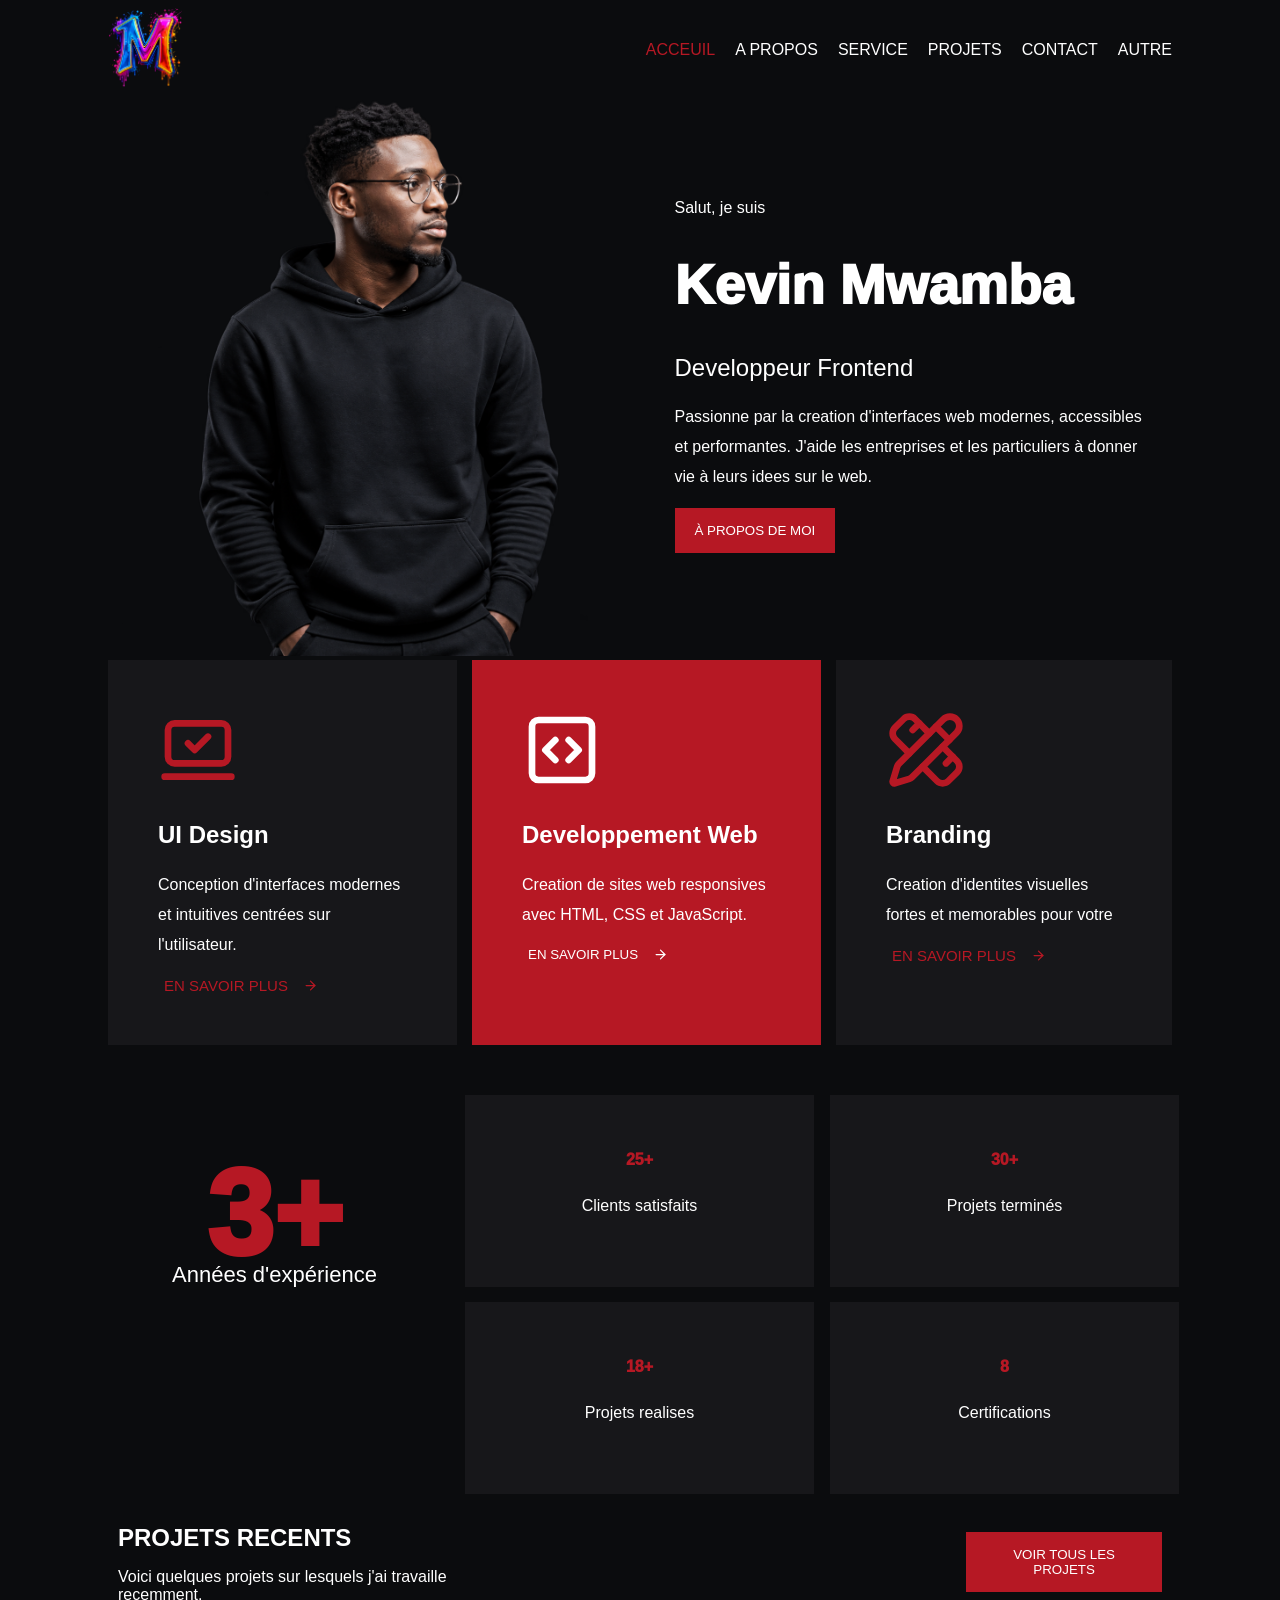
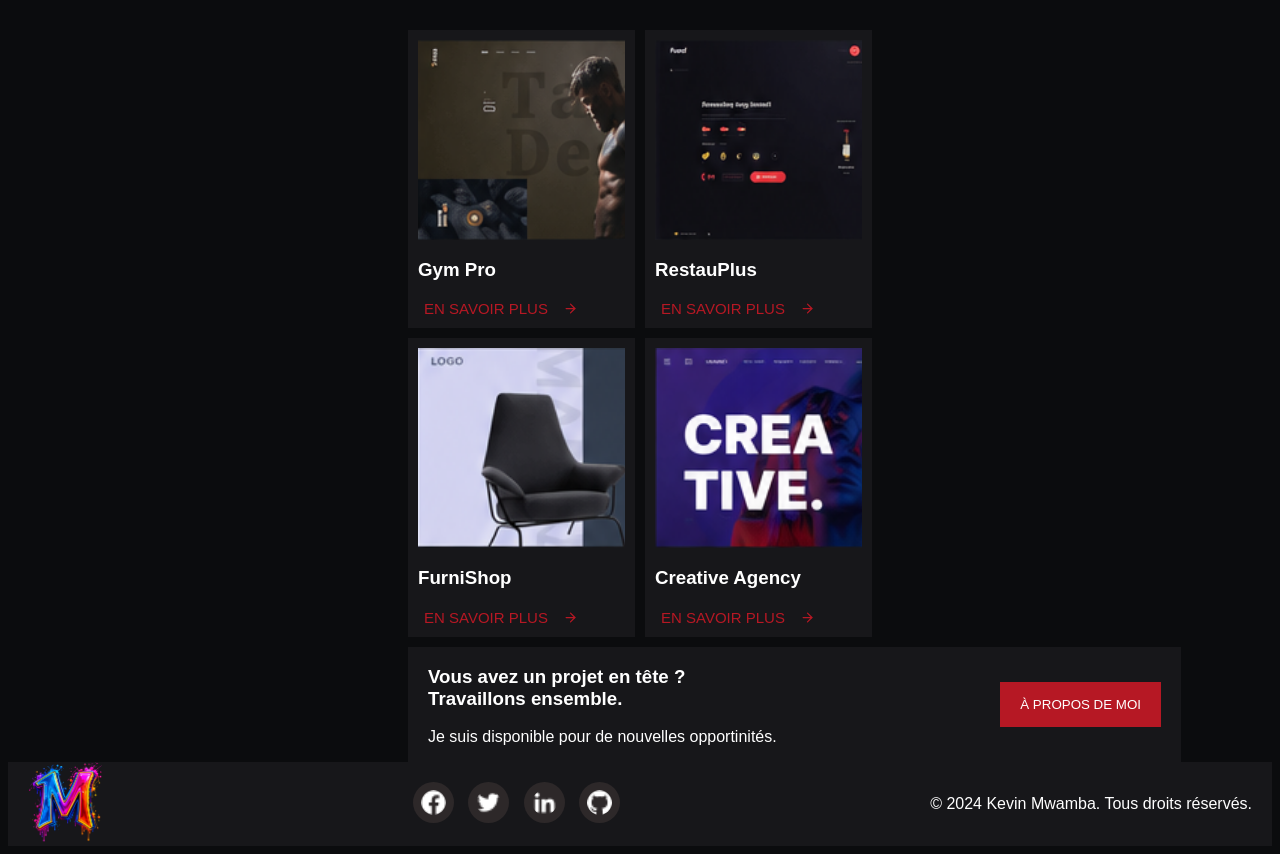
<file: index.html>
<!DOCTYPE html>
<html lang="fr">
    <head>
        <meta charset="UTF-8">
        <meta name="viewport" content="width=device-width, initial-scale=1.0">
        <title>Developper portfolio</title>
        <meta name="author" content="Devini Mukaza">
        <meta name="co-author" content="Théo Balick">
        <link rel="stylesheet" href="style.css">
    </head>
    <body>
        <!-- debut header-->

        <div id="header" class="container">
            <header>
                <img src="img/iconeheader.png" alt="" class="iconeheader">
            </header>
        <!-- debut navigation-->

            <nav>
                <img src="img/menus.png" alt="menu-hamburger" class="menu">
                <ul id="navbar">
                    <li>
                        <a href="#" class="actif">Acceuil</a>
                    </li>
                    <li>
                        <a href="#">A propos</a>
                    </li>
                    <li>
                        <a href="#">Service</a>
                    </li>
                    <li>
                        <a href="#">Projets</a>
                    </li>
                    <li>
                        <a href="#">Contact</a>
                    </li>
                    <li>
                        <a href="#">Autre</a>
                    </li>
                </ul>
            </nav>
        <!-- fin navigation-->

        </div>
        <!-- fin header-->

        <!-- le contenu principal-->
        <main>
            <div class="container landing" >

                <div class="image"><img src="img/prifil.png" alt="le photo du dev kevin"></div>
                <div class="description">
                    <span>Salut, je suis</span>
                    <h1>Kevin Mwamba</h1>
                    <h2>Developpeur Frontend</h2>
                    <p>
                        Passionne par la creation d'interfaces web modernes, accessibles
                        et performantes. J'aide les entreprises et les particuliers à donner
                        vie à leurs idees sur le web.
                    </p>
                    <button class="button">À PROPOS DE MOI</button>
                </div>

            </div>
            <section class="articles container ">

                <article class="article">
                    <img src="img/icon.svg" alt="icon laptop" width="80px" height="80px">
                    <h2>UI Design</h2>
                    <p>Conception d'interfaces modernes
                    et intuitives centrées sur l'utilisateur.</p>
                    <button class="bouton">
                        <span>EN SAVOIR PLUS</span>
                        <img src="img/fleche.svg" width="15px" height="15">
                    </button>
                </article>
                
                <article class="article2">
                    <img src="img/icon2.svg" alt="icon laptop" width="80px" height="80px">
                    <h2>Developpement Web</h2>
                    <p>Creation de sites web responsives
                    avec HTML, CSS et JavaScript.</p>
                    <button class="bouton2">
                        <span>EN SAVOIR PLUS</span>
                        <img src="img/flechecopy.svg" width="15px" height="15">
                    </button>
                </article>
                
                <article class="article article-large">
                    <img src="img/icon3.svg" alt="icon laptop" width="80px" height="80px">
                    <h2>Branding</h2>
                    <p>Creation d'identites visuelles fortes
                    et memorables pour votre</p>
                    <button class="bouton">
                        <span>EN SAVOIR PLUS</span>
                        <img src="img/fleche.svg" width="15px" height="15" class>
                    </button>
                </article>
            
            </section>

            <div class="container experience">

                <div class="mainpart centerpart">
                    <span>3+</span>
                    <p>Années d'expérience</p>
                </div>

                <div class="mainpart secondpart">
                    <span>25+</span>
                    <p>Clients satisfaits</p>
                </div>

                <div class="mainpart secondpart">
                    <span>30+</span>
                    <p>Projets terminés</p>

                </div>

                <div class="mainpart secondpart">
                    <span>18+</span>
                    <p>Projets realises</p>
                </div>

                <div class="mainpart secondpart large">
                    <span>8</span>
                    <p>Certifications</p>
                </div>

            </div>

            <div class="projet container articles">

                <div class="headerprojet">
                    <h2>PROJETS RECENTS</h2>
                    <p>Voici quelques projets sur lesquels j'ai travaille recemment.</p>
                </div>

                <div>
                    <button class="button">VOIR TOUS LES PROJETS</button>
                </div>

            </div>

            <div class="projects">
                <article class="project-item">
                    <div class="item-img">

                    </div>

                        <h3>Gym Pro</h3>
                        <button class="bouton">
                            <span>EN SAVOIR PLUS</span>
                            <img src="img/fleche.svg" width="15px" height="15" class>
                        </button>
                </article>
                <article class="project-item">
                    <div class="item-img1">

                    </div>

                        <h3>RestauPlus</h3>
                        <button class="bouton">
                            <span>EN SAVOIR PLUS</span>
                            <img src="img/fleche.svg" width="15px" height="15" class>
                        </button>
                </article>
                <article class="project-item">
                    <div class="item-img2">

                    </div>

                        <h3>FurniShop</h3>
                        <button class="bouton">
                            <span>EN SAVOIR PLUS</span>
                            <img src="img/fleche.svg" width="15px" height="15" class>
                        </button>
                </article>
                <article class="project-item">
                    <div class="item-img3">

                    </div>

                        <h3>Creative Agency</h3>
                        <button class="bouton">
                            <span>EN SAVOIR PLUS</span>
                            <img src="img/fleche.svg" width="15px" height="15" class>
                        </button>
                </article>
                <article class="project-footer">
                    <div>
                        <h3>Vous avez un projet en tête ? <br>Travaillons ensemble.</h3>
                        <p>Je suis disponible pour de nouvelles opportinités.</p>
                    </div>
                    <div>
                        <button class="button">À PROPOS DE MOI</button>
                    </div>
                </article>
            </div>
        </main>

        <footer class="footer">
            <div>
                <img src="img/iconeheader.png" alt="" class="iconeheader">
            </div>

            <div class="reseau">
                <a href="#"><img src="img/facebook (1).png" alt="reseau facebook"></a>
                <a href="#"><img src="img/twitter (1).png" alt="reseau twitter"></a>
                <a href="#"><img src="img/linkedin.png" alt="reseau linkedin"></a>
                <a href="#"><img src="img/logo-github.png" alt="reseau github"></a>
            </div>
            <div>
                <p>&#169 2024 Kevin Mwamba. Tous droits réservés.</p>
            </div>
        </footer>
    </body>
</html>
</file>
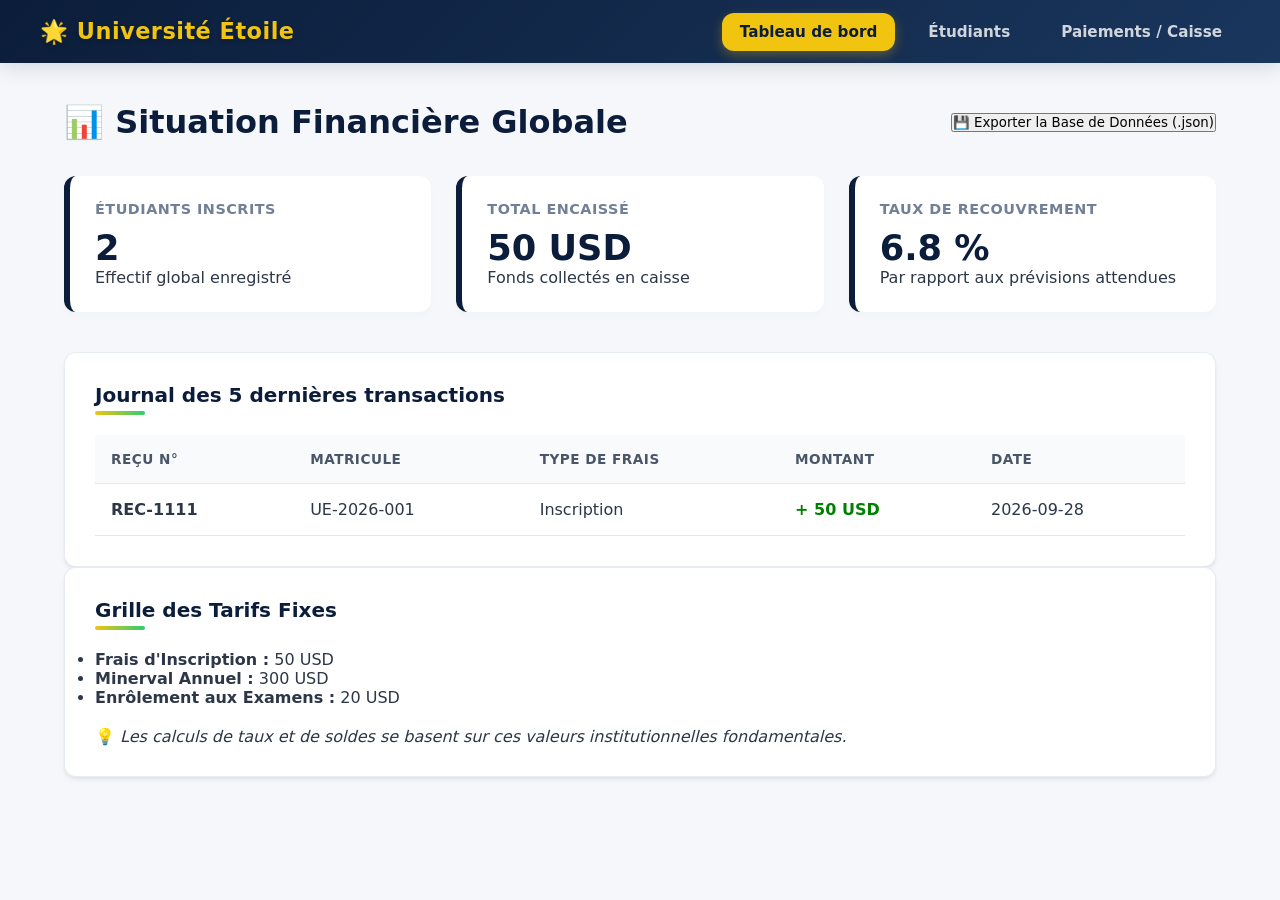
<file: uniet/index.html>
<!DOCTYPE html>
<html lang="fr">
<head>
    <meta charset="UTF-8">
    <meta name="viewport" content="width=device-width, initial-scale=1.0">
    <title>Université Étoile - Tableau de Bord</title>
    <link rel="stylesheet" href="style.css">
</head>
<body>

    <!-- Barre de Navigation -->
    <nav class="navbar">
        <div class="logo">🌟 Université Étoile</div>
        <ul class="nav-links">
            <li><a href="index.html" class="active">Tableau de bord</a></li>
            <li><a href="etudiants.html">Étudiants</a></li>
            <li><a href="paiements.html">Paiements / Caisse</a></li>
        </ul>
    </nav>

    <div class="container">
        <div class="dashboard-header">
            <h1>📊 Situation Financière Globale</h1>
            <!-- Bouton de sauvegarde de secours -->
            <button id="btn-export" class="btn-secondary">💾 Exporter la Base de Données (.json)</button>
        </div>

        <!-- Section des Cartes de Statistiques (KPI) -->
        <div class="kpi-grid">
            <div class="kpi-card text-primary">
                <h3>Étudiants Inscrits</h3>
                <p id="kpi-total-etudiants" class="kpi-value">0</p>
                <span>Effectif global enregistré</span>
            </div>
            <div class="kpi-card text-success">
                <h3>Total Encaissé</h3>
                <p id="kpi-total-percu" class="kpi-value">0 USD</p>
                <span>Fonds collectés en caisse</span>
            </div>
            <div class="kpi-card text-warning">
                <h3>Taux de Recouvrement</h3>
                <p id="kpi-taux-recouvrement" class="kpi-value">0 %</p>
                <span>Par rapport aux prévisions attendues</span>
            </div>
        </div>

        <div class="grid-layout" style="margin-top: 30px;">
            <!-- Aperçu des dernières transactions -->
            <div class="card table-container" style="flex: 2;">
                <h2>Journal des 5 dernières transactions</h2>
                <table>
                    <thead>
                        <tr>
                            <th>Reçu N°</th>
                            <th>Matricule</th>
                            <th>Type de Frais</th>
                            <th>Montant</th>
                            <th>Date</th>
                        </tr>
                    </thead>
                    <tbody id="dashboard-recent-body">
                        <!-- Rempli dynamiquement -->
                    </tbody>
                </table>
            </div>

            <!-- Rappel de la grille des tarifs de l'université -->
            <div class="card" style="flex: 1;">
                <h2>Grille des Tarifs Fixes</h2>
                <ul class="tarifs-liste">
                    <li><strong>Frais d'Inscription :</strong> 50 USD</li>
                    <li><strong>Minerval Annuel :</strong> 300 USD</li>
                    <li><strong>Enrôlement aux Examens :</strong> 20 USD</li>
                </ul>
                <div class="info-box" style="margin-top: 20px;">
                    <p>💡 <em>Les calculs de taux et de soldes se basent sur ces valeurs institutionnelles fondamentales.</em></p>
                </div>
            </div>
        </div>
    </div>

    <!-- Chargement des scripts -->
    <script src="js/app.js"></script>
    <script src="js/dashboard.js"></script>
</body>
</html>
</file>
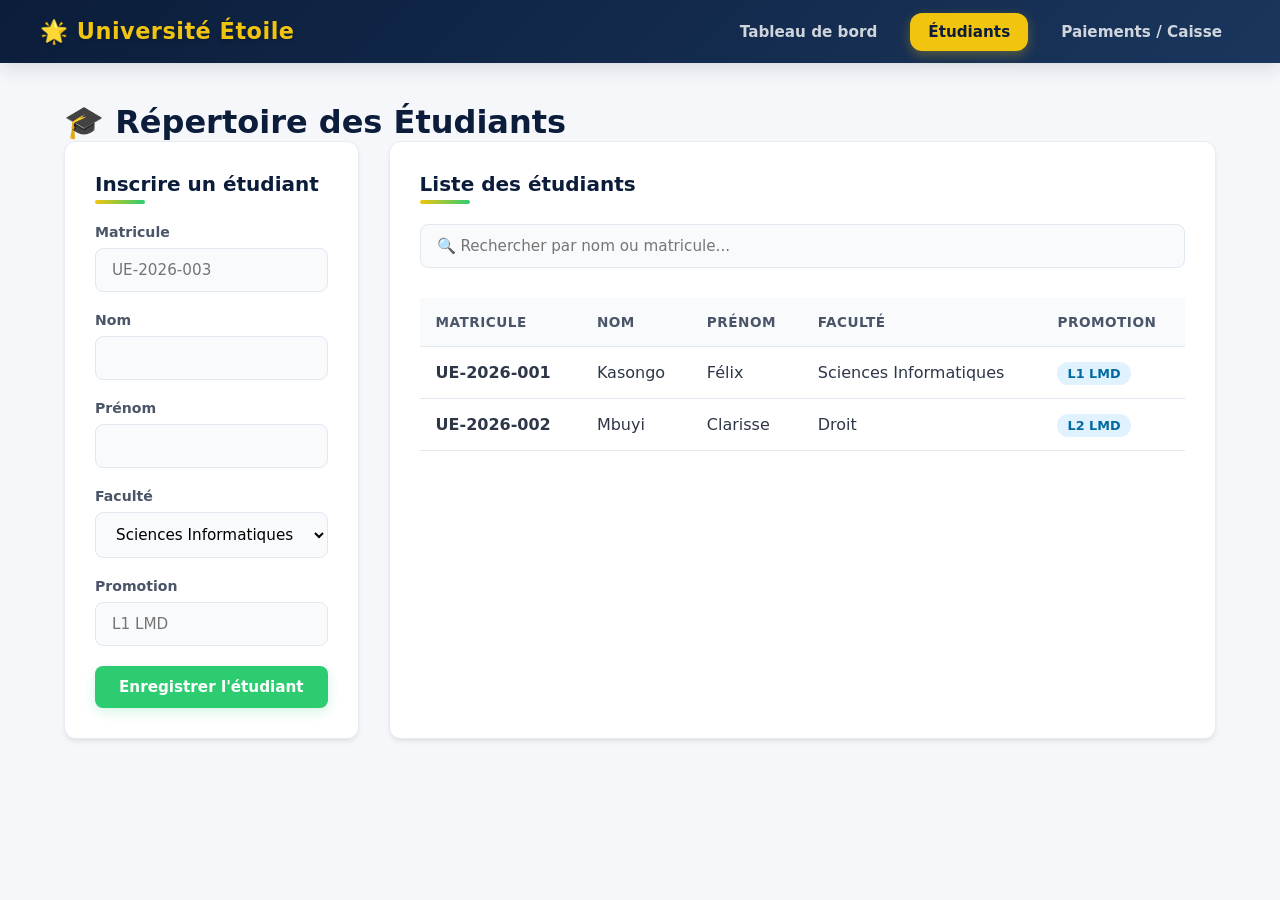
<file: uniet/etudiants.html>
<!DOCTYPE html>
<html lang="fr">
<head>
    <meta charset="UTF-8">
    <meta name="viewport" content="width=device-width, initial-scale=1.0">
    <title>Université Étoile - Étudiants</title>
    <link rel="stylesheet" href="style.css">
</head>
<body>

    <nav class="navbar">
        <div class="logo">🌟 Université Étoile</div>
        <ul class="nav-links">
            <li><a href="index.html">Tableau de bord</a></li>
            <li><a href="etudiants.html" class="active">Étudiants</a></li>
            <li><a href="paiements.html">Paiements / Caisse</a></li>
        </ul>
    </nav>

    <div class="container">
        <h1>🎓 Répertoire des Étudiants</h1>
        <div class="grid">
            <div class="card">
                <h2>Inscrire un étudiant</h2>
                <form id="form-etudiant">
                    <div class="form-group">
                        <label>Matricule</label>
                        <input type="text" id="matricule" placeholder="UE-2026-003" required>
                    </div>
                    <div class="form-group">
                        <label>Nom</label>
                        <input type="text" id="nom" required>
                    </div>
                    <div class="form-group">
                        <label>Prénom</label>
                        <input type="text" id="prenom" required>
                    </div>
                    <div class="form-group">
                        <label>Faculté</label>
                        <select id="faculte" required>
                            <option value="Sciences Informatiques">Sciences Informatiques</option>
                            <option value="Droit">Droit</option>
                            <option value="Médecine">Médecine</option>
                        </select>
                    </div>
                    <div class="form-group">
                        <label>Promotion</label>
                        <input type="text" id="promotion" placeholder="L1 LMD" required>
                    </div>
                    <button type="submit" class="btn">Enregistrer l'étudiant</button>
                </form>
            </div>

            <div class="card" style="flex: 2;">
                <h2>Liste des étudiants</h2>
                <input type="text" id="search" placeholder="🔍 Rechercher par nom ou matricule..." style="margin-bottom: 15px;">
                <table>
                    <thead>
                        <tr>
                            <th>Matricule</th>
                            <th>Nom</th>
                            <th>Prénom</th>
                            <th>Faculté</th>
                            <th>Promotion</th>
                        </tr>
                    </thead>
                    <tbody id="liste-body"></tbody>
                </table>
            </div>
        </div>
    </div>

    <script src="js/app.js"></script>
    <script src="js/etudiants.js"></script>
</body>
</html>
</file>
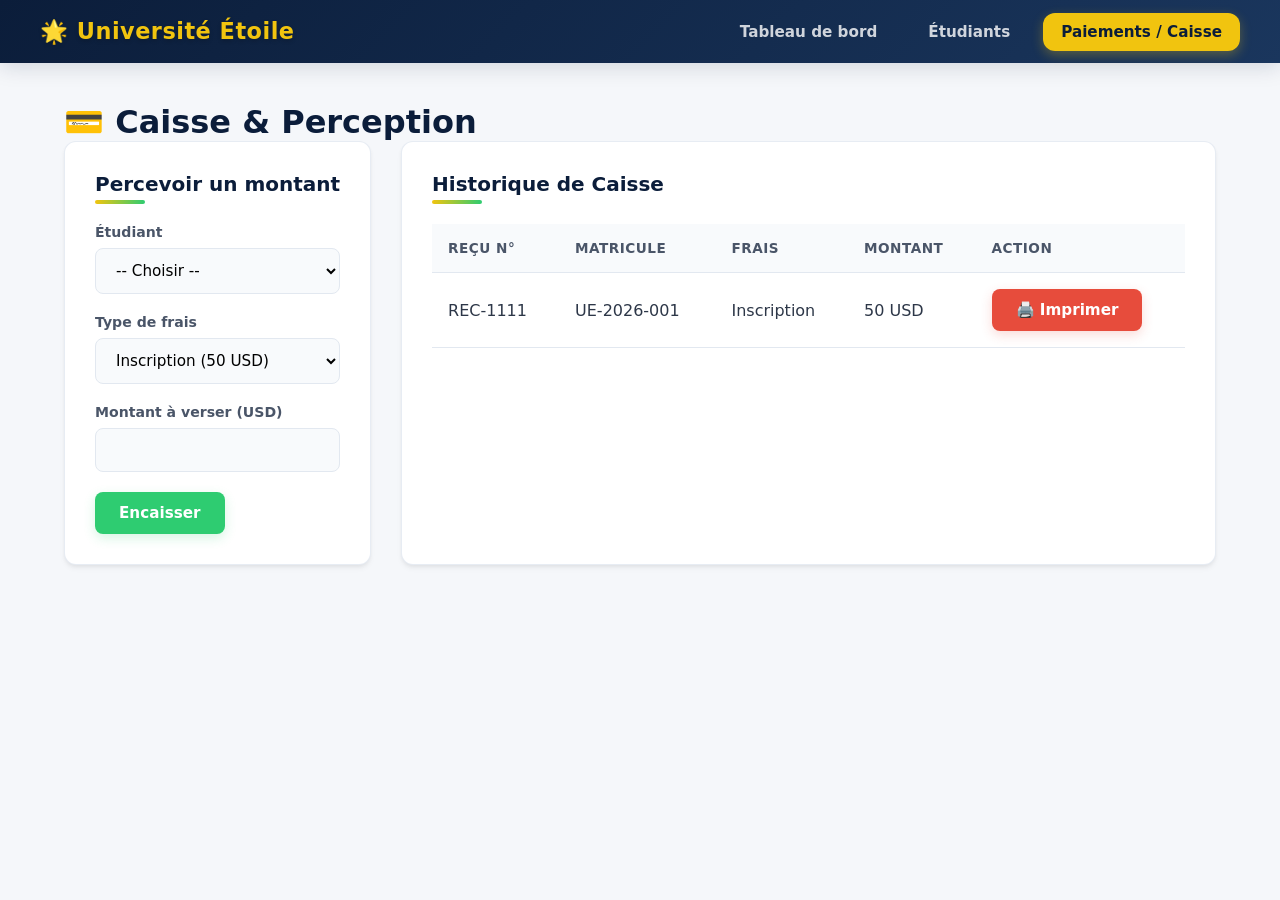
<file: uniet/paiements.html>
<!DOCTYPE html>
<html lang="fr">
<head>
    <meta charset="UTF-8">
    <meta name="viewport" content="width=device-width, initial-scale=1.0">
    <title>Université Étoile - Caisse</title>
    <link rel="stylesheet" href="style.css">
</head>
<body>

    <nav class="navbar no-print">
        <div class="logo">🌟 Université Étoile</div>
        <ul class="nav-links">
            <li><a href="index.html">Tableau de bord</a></li>
            <li><a href="etudiants.html">Étudiants</a></li>
            <li><a href="paiements.html" class="active">Paiements / Caisse</a></li>
        </ul>
    </nav>

    <div class="container no-print">
        <h1>💳 Caisse & Perception</h1>
        <div class="grid">
            <div class="card">
                <h2>Percevoir un montant</h2>
                <form id="form-paiement">
                    <div class="form-group">
                        <label>Étudiant</label>
                        <select id="select-etudiant" required>
                            <option value="">-- Choisir --</option>
                        </select>
                    </div>
                    <div class="form-group">
                        <label>Type de frais</label>
                        <select id="type-frais" required>
                            <option value="Inscription">Inscription (50 USD)</option>
                            <option value="Minerval">Minerval (300 USD)</option>
                            <option value="Enrolement">Enrôlement (20 USD)</option>
                        </select>
                    </div>
                    <div class="form-group">
                        <label>Montant à verser (USD)</label>
                        <input type="number" id="montant" required>
                    </div>
                    <button type="submit" class="btn">Encaisser</button>
                </form>
            </div>

            <div class="card" style="flex: 2;">
                <h2>Historique de Caisse</h2>
                <table>
                    <thead>
                        <tr>
                            <th>Reçu N°</th>
                            <th>Matricule</th>
                            <th>Frais</th>
                            <th>Montant</th>
                            <th>Action</th>
                        </tr>
                    </thead>
                    <tbody id="paiements-body"></tbody>
                </table>
            </div>
        </div>
    </div>

        <!-- ZONE DE REÇU PROFESSIONNELLE ET ENRICHIE (Visible uniquement à l'impression) -->
    <div id="recu" class="print-only">
        <div class="recu-container-print">
            
            <!-- En-tête officiel de l'Université -->
            <div class="recu-header-print">
                <div class="recu-logo-text">🌟 UNIVERSITÉ ÉTOILE</div>
                <div class="recu-republique">RÉPUBLIQUE DÉMOCRATIQUE DU CONGO</div>
                <div class="recu-service">Secrétariat Général Financier • Service de la Caisse</div>
                <div class="recu-devise">"Vers l'excellence académique"</div>
            </div>
            
            <div class="recu-title-container">
                <h2 class="recu-title-text">REÇU DE PERCEPTION DES FRAIS</h2>
                <div class="recu-number">N° <span id="r-id"></span></div>
            </div>

            <!-- Informations sur l'étudiant et la date -->
            <div class="recu-meta-grid">
                <div>
                    <p><strong>Date d'émission :</strong> <span id="r-date"></span></p>
                    <p><strong>Matricule Étudiant :</strong> <span id="r-mat"></span></p>
                </div>
                <div style="text-align: right;">
                    <p><strong>Lieu :</strong> Lubumbashi, DRC</p>
                    <p><strong>Devise de l'opération :</strong> Dollar Américain (USD)</p>
                </div>
            </div>

            <!-- Tableau central de facturation -->
            <table class="table-recu-print">
                <thead>
                    <tr>
                        <th>Désignation du Motif / Libellé des Frais</th>
                        <th style="text-align: right; width: 150px;">Montant Versé</th>
                    </tr>
                </thead>
                <tbody>
                    <tr>
                        <td>
                            <strong id="r-type-libelle"></strong> <br>
                            <span class="recu-subtext">Frais académiques réglementaires - Année Académique 2026-02-15</span>
                        </td>
                        <td style="text-align: right;" class="recu-montant-bold"><span id="r-montant"></span>,00 USD</td>
                    </tr>
                    <tr class="recu-total-row">
                        <td style="text-align: right;"><strong>TOTAL GÉNÉRAL ENCAISSÉ :</strong></td>
                        <td style="text-align: right;"><strong><span id="r-montant-total"></span>,00 USD</strong></td>
                    </tr>
                </tbody>
            </table>

            <!-- Zone de mentions légales et signatures -->
            <div class="recu-footer-signatures">
                <div class="signature-box">
                    <p><strong>Le Bénéficiaire (Étudiant)</strong></p>
                    <div class="signature-space"></div>
                    <p class="signature-note">Signature pour accord des données</p>
                </div>
                <div class="signature-box" style="text-align: right;">
                    <p><strong>Pour l'Université Étoile</strong></p>
                    <div class="signature-space"></div>
                    <p class="signature-note">Le Caissier (Sceau & Signature)</p>
                </div>
            </div>

            <div class="recu-avis-important">
                <p><strong>Note importante :</strong> Ce reçu tient lieu de preuve juridique de versement. Il doit être conservé précieusement par l'étudiant. Aucun duplicata ne sera fourni.</p>
            </div>

        </div>
    </div>


    <script src="js/app.js"></script>
    <script src="js/paiements.js"></script>
</body>
</html>
</file>
<file: style.css>
body {
    background-color: #0b0c0e;
    color: white;
    font-family: sans-serif;

}

#header {
    display: flex;
    justify-content: space-between;
    align-items: center;
    
    
}

#navbar{
    gap: 20px;
    display: flex;

    
}

.menu {
    display: none;
}

a {
    color: white;
    text-decoration: none;
    text-transform: uppercase;

}

ul {
    list-style-type: none;/* permet de metre une valeur fixe */
}
#header  img{
    font-size: 70px;
    color: #b61824;
    font-weight: bolder;
}

.actif {
    color: #b61824;
}

.container {
    justify-content: center;
    display: flex;
    gap: 15px;
    padding-left: 100px;
    padding-right: 100px;
}

.description {
    padding-top: 100px;
    padding-bottom: 100px;
}

.iconeheader {
    width: 75px;
}

.description h1 {
    font-weight: 1000;
    font-size: 55px;
}

.description h2 {
    font-weight: normal;
}

.description p {
    line-height: 30px;
    max-width: 484px;
    width: auto;
}

.button {
    color: white;
    padding-bottom: 15px;
    padding-left: 20px;
    padding-right: 20px;
    padding-top: 15px;
    background-color: #b61824;
    border-style: none;
}

.landing {
    display: flex;
    align-items: center;
    justify-content: center;
}

.landing img {
    width: 538px;
}

.bouton {
    
    display: flex;
    align-items: center;
    border: none;
    background-color:transparent;
    gap: 15px;
}

.bouton span {
    color: #b61824;
    font-size: 15px;
    font-weight: 200;
    
    
}

.article {
    line-height: 30px;
    max-width: 249px;
    width: auto;
    padding: 50px;
    background-color: #17171a;
}

.article2 {
    line-height: 30px;
    max-width: 249px;
    width: auto;
    padding: 50px;
    background-color: #b61824;
    
}

.bouton2 {
    display: flex;
    align-items: center;
    border: none;
    background-color:transparent;
    gap: 15px;
    color: white;
}

.articles {
    justify-content: center;
    display: flex;
    gap: 15px;
    margin-bottom: 50px;
}

.experience {
    display: grid;
    grid-template-columns: 350px 350px 350px ;
    gap: 15px;
    justify-content: center;
}

.secondpart {
    line-height: 30px;
    max-width: 249px;
    width: auto;
    padding: 50px;
    gap: 10px;
    background-color: #17171a;
    text-align: center;
    justify-content: center;
}

.centerpart {
    max-width: 249px;
    grid-row: 1 / span 2;
    width: 249px;
    padding: 50px;
    text-align: center;
    justify-content: center;
}

.centerpart span {
    display: block;
    margin-bottom: -43px;
    font-size: 120px;
    font-weight: 1000;
    color: #b61824;
}

.centerpart p {
    font-size: 22px;
}

.secondpart span {
    font-weight: 1000;
    color: #b61824;
}

.projet {
    justify-content: center;
    display: flex;
    gap: 453px;
    padding-left: 100px;
    padding-right: 100px;
    align-items: center;
    margin: 10px ;
}

.projet h2 {
    margin-bottom: 0px;
}

.projects {
    display: grid;
    grid-template-columns: 1fr 1fr;
    gap: 10px;
    margin: 0 auto;
    padding: 0 400px;
    
}

.project-item {
    background-color: #17171a;
    padding: 10px;
}

.item-img {
    width: 100%;
    height: 200px;
    background-image: url(img/Gym_Pro.png);
    background-repeat: no-repeat;
    background-size: cover;
}

.item-img1 {
    width: 100%;
    height: 200px;
    background-image: url(img/RestauPlus.png);
    background-repeat: no-repeat;
    background-size: cover;
}

.item-img2 {
    width: 100%;
    height: 200px;
    background-image: url(img/FurniShop.png);
    background-repeat: no-repeat;
    background-size: cover;
}

.item-img3 {
    width: 100%;
    height: 200px;
    background-image: url(img/Creative_Agency.png);
    background-repeat: no-repeat;
    background-size: cover;
}

.project-footer {
    margin-right: -546px;
    display: flex;
    background-color: #17171a;
    padding: 0 20px;
    align-items: center;
    justify-content: space-between;
}

.article:hover {
    transform: translateY(-5px);
}

.article2:hover {
    transform: translateY(-5px);
}

.reseau img {
    width: 25px;
    padding: 5px 5px;
    background-color: #2d2829;
    border: transparent solid;
    border-radius: 100px;
    margin: 5px;
}

.reseau img:hover {
    background-color: #b61824;
    transform: translateY(-5px);
}


.button:hover {
    background-color: green;
    transform: scale(1.1);
}
.footer {
    display: flex;
    align-items: center;
    justify-content: space-between;
    background-color: #17171a;
    padding: 0 20px;
    
}

@media (max-width: 576px) {
    .menu {
        display: flex;
    }

    #navbar {
        display: none;
    }
    


    #header {
        padding: 30px;
    }

    .container {
        padding: 30px;
    }
    .landing {
        flex-direction: column;
    }

    .description {
        margin-top: -245px;
        padding-bottom: 10px;
        
    }
    .articles {
        gap: 10px;
        padding: 30px;
        display: grid;
        grid-template-columns: 1fr;
        flex-direction: column;
        border-radius: 10px;
        width: auto;
    }

    .article,.article2{
        max-width: none;
        border-radius: 10px;
    }

    .experience {
        padding: 30px;
        display: grid;
        grid-template-columns: 1fr 1fr;
        grid-template-rows: 1fr 1fr 1fr;
        gap: 5px;
        
    }

    .centerpart,.secondpart {
        display: grid;
        width: auto;
        padding: 20px;
        background-color: #17171a;
        text-align: center;
        justify-content: center;
        border-radius: 10px;
    }

    .centerpart {
        grid-row: 1;
        gap: 0;
        height: 92px;
    }

    .centerpart span {
        line-height: 0;
        margin-bottom: 0;
        font-size: 30px;
        font-weight: 1000;
        color: #b61824;
    }

    .secondpart span {
        line-height: 0;
        margin-bottom: 0;
        font-size: 20px;
        font-weight: 1000;
        color: #b61824;
    }
    .centerpart p {
        width: 107px;
        font-size: 17px;
        padding: 5px;
    }

    .secondpart p {
        width: 107px;
        font-size: 17px;
        padding: 5px;
    }

    .secondpart {
        gap: 0;
        display: grid;
        line-height: normal;
    }
    
    .mainpart {
        display: flex;
        flex-direction: column;
        align-items: center;
        justify-content: center;

    }
    .large {
        max-width: none;
        grid-column: span 2;
    }

    .projet button {
        height: 60px;
        width: 354px;
    }

    .headerprojet {
        width: 254px;
    }

    .projects {
        display: flex;
        flex-direction: column;
        padding: 0 30px;
    }

    .project-item {
        border-radius: 5px;
    }

    .project-footer {
        display: grid;
        border-radius: 5px;
        margin: 0;
        padding: 20px;
    }

    .footer {
        background-color: #0b0c0e;
        flex-direction: column;
    }
  } /* Small devices */
@media (max-width: 768px) {
    .menu {
        display: flex;
    }

    #navbar {
        display: none;
    }
    


    #header {
        padding: 30px;
    }

    .container {
        padding: 30px;
    }
    .landing {
        flex-direction: column;
    }

    .description {
        margin-top: -245px;
        padding-bottom: 10px;
        
    }
    .articles {
        gap: 10px;
        padding: 30px;
        display: grid;
        grid-template-columns: 1fr;
        flex-direction: column;
        border-radius: 10px;
        width: auto;
        
    }

    .article,.article2{
        max-width: none;
        border-radius: 10px;
        justify-content: center;
    }

    .experience {
        padding: 30px;
        display: grid;
        grid-template-columns: 1fr 1fr;
        grid-template-rows: 1fr 1fr 1fr;
        gap: 5px;
        
    }

    .centerpart,.secondpart {
        display: grid;
        width: auto;
        padding: 20px;
        background-color: #17171a;
        text-align: center;
        justify-content: center;
        border-radius: 10px;
    }

    .centerpart {
        grid-row: 1;
        gap: 0;
        height: 92px;
    }

    .centerpart span {
        line-height: 0;
        margin-bottom: 0;
        font-size: 30px;
        font-weight: 1000;
        color: #b61824;
    }

    .secondpart span {
        line-height: 0;
        margin-bottom: 0;
        font-size: 20px;
        font-weight: 1000;
        color: #b61824;
    }
    .centerpart p {
        width: 107px;
        font-size: 17px;
        padding: 5px;
    }

    .secondpart p {
        width: 107px;
        font-size: 17px;
        padding: 5px;
    }

    .secondpart {
        gap: 0;
        display: grid;
        line-height: normal;
    }
    
    .mainpart {
        display: flex;
        flex-direction: column;
        align-items: center;
        justify-content: center;

    }
    .large {
        width: 589px;
        max-width: none;
        grid-column: span 2;
    }

    .projet button {
        height: 60px;
        width: 354px;
    }

    .headerprojet {
        width: 254px;
    }

    .projects {
        display: flex;
        flex-direction: column;
        grid-template-columns: 1fr 1fr;
        grid-template-rows: 1fr 1fr;
        padding: 0 30px;
    }

    .project-item {
        border-radius: 5px;
    }

    .project-footer {
        display: grid;
        border-radius: 5px;
        margin: 0;
        padding: 20px;
    }

    .footer {
        background-color: #0b0c0e;
        flex-direction: column;
    }

  } /* Medium devices */
@media (max-width: 992px) {
    .menu {
        display: flex;
    }

    #navbar {
        display: none;
    }
    
    #header {
        padding: 30px;
    }

    .container {
        padding: 30px;
    }
    .landing {
        flex-direction: column;
    }

    .description {
        margin-top: -245px;
        padding-bottom: 10px;
        
    }
    .articles {
        gap: 10px;
        padding: 30px;
        display: grid;
        grid-template-columns: 1fr;
        flex-direction: column;
        border-radius: 10px;
        width: auto;
    }

    .article,.article2{
        max-width: none;
        border-radius: 10px;
        justify-content: center;
    }

    .projet button {
        height: 60px;
        width: 354px;
    }

    .headerprojet {
        width: 254px;
    }

    .projects {
        display: grid;
        flex-direction: column;
        grid-template-columns: 1fr 1fr;
        grid-template-rows: 1fr 1fr;
        padding: 0 30px;
    }
    .experience {
        display: grid;
    }

    .project-item {
        border-radius: 5px;
    }

    .project-footer {
        max-width: none;
        grid-column: span 2;
        border-radius: 5px;
        margin: 0;
        padding: 20px;
    }

} /* Large devices */
@media (max-width: 1200px) {
    .menu {
        display: flex;
    }

    #navbar {
        display: none;
    }
    
    #header {
        padding: 30px;
    }

    .container {
        padding: 30px;
    }
    .landing {
        flex-direction: column;
    }

    .description {
        margin-top: -245px;
        padding-bottom: 10px;
        
    }
    .articles {
        gap: 10px;
        padding: 30px;
        display: grid;
        grid-template-columns: 1fr 1fr;
        flex-direction: column;
        border-radius: 10px;
        width: auto;
    }
    .article-large {
        grid-column: span 2;
        text-align: center;
    }
    .article,.article2{
        max-width: none;
        border-radius: 10px;
        justify-content: center;
    }

    .projet button {
        height: 60px;
        width: 354px;
    }

    .headerprojet {
        width: 254px;
    }

    .projects {
        display: grid;
        flex-direction: column;
        grid-template-columns: 1fr 1fr;
        grid-template-rows: 1fr 1fr;
        padding: 0 30px;
    }
    .experience {
        display: grid;
    }

    .project-item {
        border-radius: 5px;
    }

    .project-footer {
        max-width: none;
        grid-column: span 2;
        border-radius: 5px;
        margin: 0;
        padding: 20px;
    }
  } /* Extra large devices */
@media (min-width: 1400px) {
    .projet button {
        height: 60px;
        width: 354px;
    }

    .headerprojet {
        width: 254px;
    }
    .project-item {
        border-radius: 5px;
    }

    .project-footer {
        max-width: none;
        border-radius: 5px;
        margin-bottom: 30px;
        padding: 20px;
    }
    
  } /* Extra extra large devices */
</file>
<file: uniet/style.css>
/* ==========================================================================
   CHARTE GRAPHIQUE AMÉLIORÉE & VARIABLES (MODERNE & DYNAMIQUE)
   ========================================================================== */
:root { 
    --primary: #0b1d3a;          /* Bleu Nuit Institutionnel */
    --primary-light: #1a365d;    /* Bleu Nuit Lumineux */
    --secondary: #f1c40f;        /* Jaune Or Étoile */
    --bg: #f5f7fa;               /* Fond gris très clair moderne */
    --text: #2d3748;             /* Texte sombre adouci */
    --card-bg: #ffffff; 
    
    /* Couleurs de Statut demandées */
    --success: #2ecc71;          /* Vert Émeraude Éclatant */
    --success-hover: #27ae60;
    --danger: #e74c3c;           /* Rouge Alerte Vif */
    --danger-hover: #c0392b;
    
    --border: #e2e8f0; 
    --radius: 12px;              /* Arrondis plus modernes */
    --transition: all 0.3s cubic-bezier(0.4, 0, 0.2, 1); /* Courbe d'animation fluide */
}

/* ==========================================================================
   REINITIALISATION & EFFETS DE BASE
   ========================================================================== */
* { 
    margin: 0; 
    padding: 0; 
    box-sizing: border-box; 
    font-family: 'Inter', system-ui, -apple-system, sans-serif; 
}

body { 
    background: var(--bg); 
    color: var(--text); 
    -webkit-font-smoothing: antialiased;
}

.container { 
    max-width: 1200px; 
    margin: 40px auto; 
    padding: 0 24px; 
}

h1 { 
    font-size: 2rem; 
    color: var(--primary); 
    font-weight: 800;
}

h2 { 
    font-size: 1.25rem; 
    color: var(--primary); 
    margin-bottom: 20px; 
    font-weight: 700;
    position: relative;
    padding-bottom: 8px;
}

/* Effet spécial : Ligne de titre bicolore dynamique */
h2::after {
    content: '';
    position: absolute;
    bottom: 0;
    left: 0;
    width: 50px;
    height: 4px;
    background: linear-gradient(90deg, var(--secondary), var(--success));
    border-radius: 2px;
}

/* ==========================================================================
   BARRE DE NAVIGATION (NAVBAR AMÉLIORÉE)
   ========================================================================== */
.navbar { 
    background: linear-gradient(135deg, var(--primary), var(--primary-light)); 
    color: white; 
    display: flex; 
    justify-content: space-between; 
    align-items: center;
    padding: 18px 40px; 
    box-shadow: 0 4px 20px rgba(11, 29, 58, 0.15); 
}

.navbar .logo { 
    font-weight: 800; 
    color: var(--secondary); 
    font-size: 1.4rem; 
    letter-spacing: 0.5px;
    text-shadow: 0 2px 4px rgba(0,0,0,0.2);
}

.nav-links { 
    list-style: none; 
    display: flex; 
    gap: 15px; 
}

.nav-links a { 
    color: rgba(255, 255, 255, 0.8); 
    text-decoration: none; 
    padding: 10px 18px; 
    border-radius: var(--radius); 
    font-weight: 600;
    font-size: 0.95rem;
    transition: var(--transition); 
}

/* Effet spécial au survol des menus */
.nav-links a:hover {
    color: white;
    background: rgba(255, 255, 255, 0.1);
    transform: translateY(-1px);
}

.nav-links a.active { 
    background: var(--secondary); 
    color: var(--primary); 
    box-shadow: 0 4px 12px rgba(241, 196, 15, 0.3);
}

/* ==========================================================================
   COMPOSANTS DE STRUCTURE & EFFETS SPÉCIAUX (CARDS)
   ========================================================================== */
.grid { 
    display: flex; 
    gap: 30px; 
    flex-wrap: wrap; 
}

/* Effet spécial : Cartes avec effet d'élévation au survol */
.card { 
    background: var(--card-bg); 
    padding: 30px; 
    border-radius: var(--radius); 
    box-shadow: 0 4px 6px -1px rgba(0, 0, 0, 0.05), 0 2px 4px -1px rgba(0, 0, 0, 0.06);
    transition: var(--transition);
    border: 1px solid rgba(226, 232, 240, 0.8);
}

.card:hover {
    transform: translateY(-4px);
    box-shadow: 0 20px 25px -5px rgba(0, 0, 0, 0.1), 0 10px 10px -5px rgba(0, 0, 0, 0.04);
}

/* ==========================================================================
   STATISTIQUES (KPI CARDS CONFIGURÉES EN COULEURS)
   ========================================================================== */
.dashboard-header { 
    display: flex; 
    justify-content: space-between; 
    align-items: center; 
    margin-bottom: 35px; 
}

.kpi-grid { 
    display: grid; 
    grid-template-columns: repeat(auto-fit, minmax(280px, 1fr)); 
    gap: 25px; 
    margin-bottom: 40px; 
}

.kpi-card { 
    background: white; 
    padding: 25px; 
    border-radius: var(--radius); 
    box-shadow: 0 4px 6px rgba(0,0,0,0.02);
    border-left: 6px solid var(--primary); 
    transition: var(--transition);
}

.kpi-card:hover {
    transform: scale(1.02);
}

/* Variantes de couleurs vives demandées */
.kpi-card.success { 
    border-left-color: var(--success); 
    background: linear-gradient(to right, #ffffff, #f0fdf4);
}
.kpi-card.warning { 
    border-left-color: var(--danger); 
    background: linear-gradient(to right, #ffffff, #fff5f5);
}

.kpi-card h3 {
    font-size: 0.9rem;
    text-transform: uppercase;
    letter-spacing: 0.5px;
    color: #718096;
}

.kpi-value { 
    font-size: 2.2rem; 
    font-weight: 800; 
    margin-top: 10px;
    color: var(--primary);
}
.kpi-card.success .kpi-value { color: var(--success-hover); }
.kpi-card.warning .kpi-value { color: var(--danger-hover); }

/* ==========================================================================
   FORMULAIRES & BOUTONS TYPÉS ROUGE/VERT
   ========================================================================== */
.form-group { margin-bottom: 20px; }

label { 
    display: block; 
    margin-bottom: 8px; 
    font-weight: 600; 
    font-size: 0.88rem; 
    color: #4a5568;
}

input, select { 
    width: 100%; 
    padding: 12px 16px; 
    border: 1px solid var(--border); 
    border-radius: 8px; 
    font-size: 0.95rem;
    transition: var(--transition);
    background-color: #f8fafc;
}

input:focus, select:focus { 
    border-color: var(--success);
    background-color: #fff;
    box-shadow: 0 0 0 3px rgba(46, 204, 113, 0.15);
    outline: none;
}

/* Boutons avec rétroaction de couleur */
.btn { 
    background: var(--success); 
    color: white; 
    border: none; 
    padding: 12px 24px; 
    border-radius: 8px; 
    cursor: pointer; 
    font-weight: 700; 
    font-size: 0.95rem;
    transition: var(--transition);
    display: inline-flex;
    align-items: center;
    justify-content: center;
    gap: 8px;
    box-shadow: 0 4px 12px rgba(46, 204, 113, 0.2);
}

.btn:hover { 
    background: var(--success-hover);
    transform: translateY(-2px);
    box-shadow: 0 6px 20px rgba(46, 204, 113, 0.3);
}

.btn-sec { 
    background: var(--danger); 
    color: white;
    box-shadow: 0 4px 12px rgba(231, 76, 60, 0.2);
}

.btn-sec:hover { 
    background: var(--danger-hover); 
    box-shadow: 0 6px 20px rgba(231, 76, 60, 0.3);
}

/* ==========================================================================
   TABLEAUX INTERACTIFS
   ========================================================================== */
table { 
    width: 100%; 
    border-collapse: separate; 
    border-spacing: 0;
    margin-top: 15px; 
}

th, td { 
    padding: 16px; 
    border-bottom: 1px solid var(--border); 
    text-align: left; 
}

th { 
    background: #f8fafc; 
    color: #4a5568; 
    font-weight: 700;
    font-size: 0.85rem;
    text-transform: uppercase;
    letter-spacing: 0.5px;
}

tr td { transition: var(--transition); }

/* Effet spécial de surbrillance sur les lignes du tableau */
tr:hover td { 
    background-color: #f1f5f9; 
    color: var(--primary);
}

.badge { 
    background: #e0f2fe; 
    color: #0369a1; 
    padding: 4px 10px; 
    border-radius: 99px; 
    font-size: 0.8rem; 
    font-weight: 700; 
}

/* ==========================================================================
   ZONE IMPRESSION ULTRA PRO (REÇU)
   ========================================================================== */
.print-only { display: none; }

@media print {
    .no-print, .navbar, .container, button, form, input, select { 
        display: none !important; 
    }
    .print-only { 
        display: block !important; 
        padding: 40px; 
        color: black; 
        background: white; 
    }
    .recu-container-print {
        border: 2px solid #000;
        padding: 30px;
    }
    .recu-header-print {
        text-align: center;
        margin-bottom: 25px;
        border-bottom: 2px dashed #000;
        padding-bottom: 15px;
    }
    .recu-logo-text { font-size: 1.8rem; font-weight: bold; }
    .recu-title-container {
        display: flex; justify-content: space-between;
        background: #f2f2f2 !important; padding: 10px;
        border: 1px solid #000; margin: 20px 0;
        -webkit-print-color-adjust: exact; print-color-adjust: exact;
    }
    table { width: 100%; border: 1px solid #000; border-collapse: collapse; }
    th, td { border: 1px solid #000; padding: 12px; }
}
</file>
